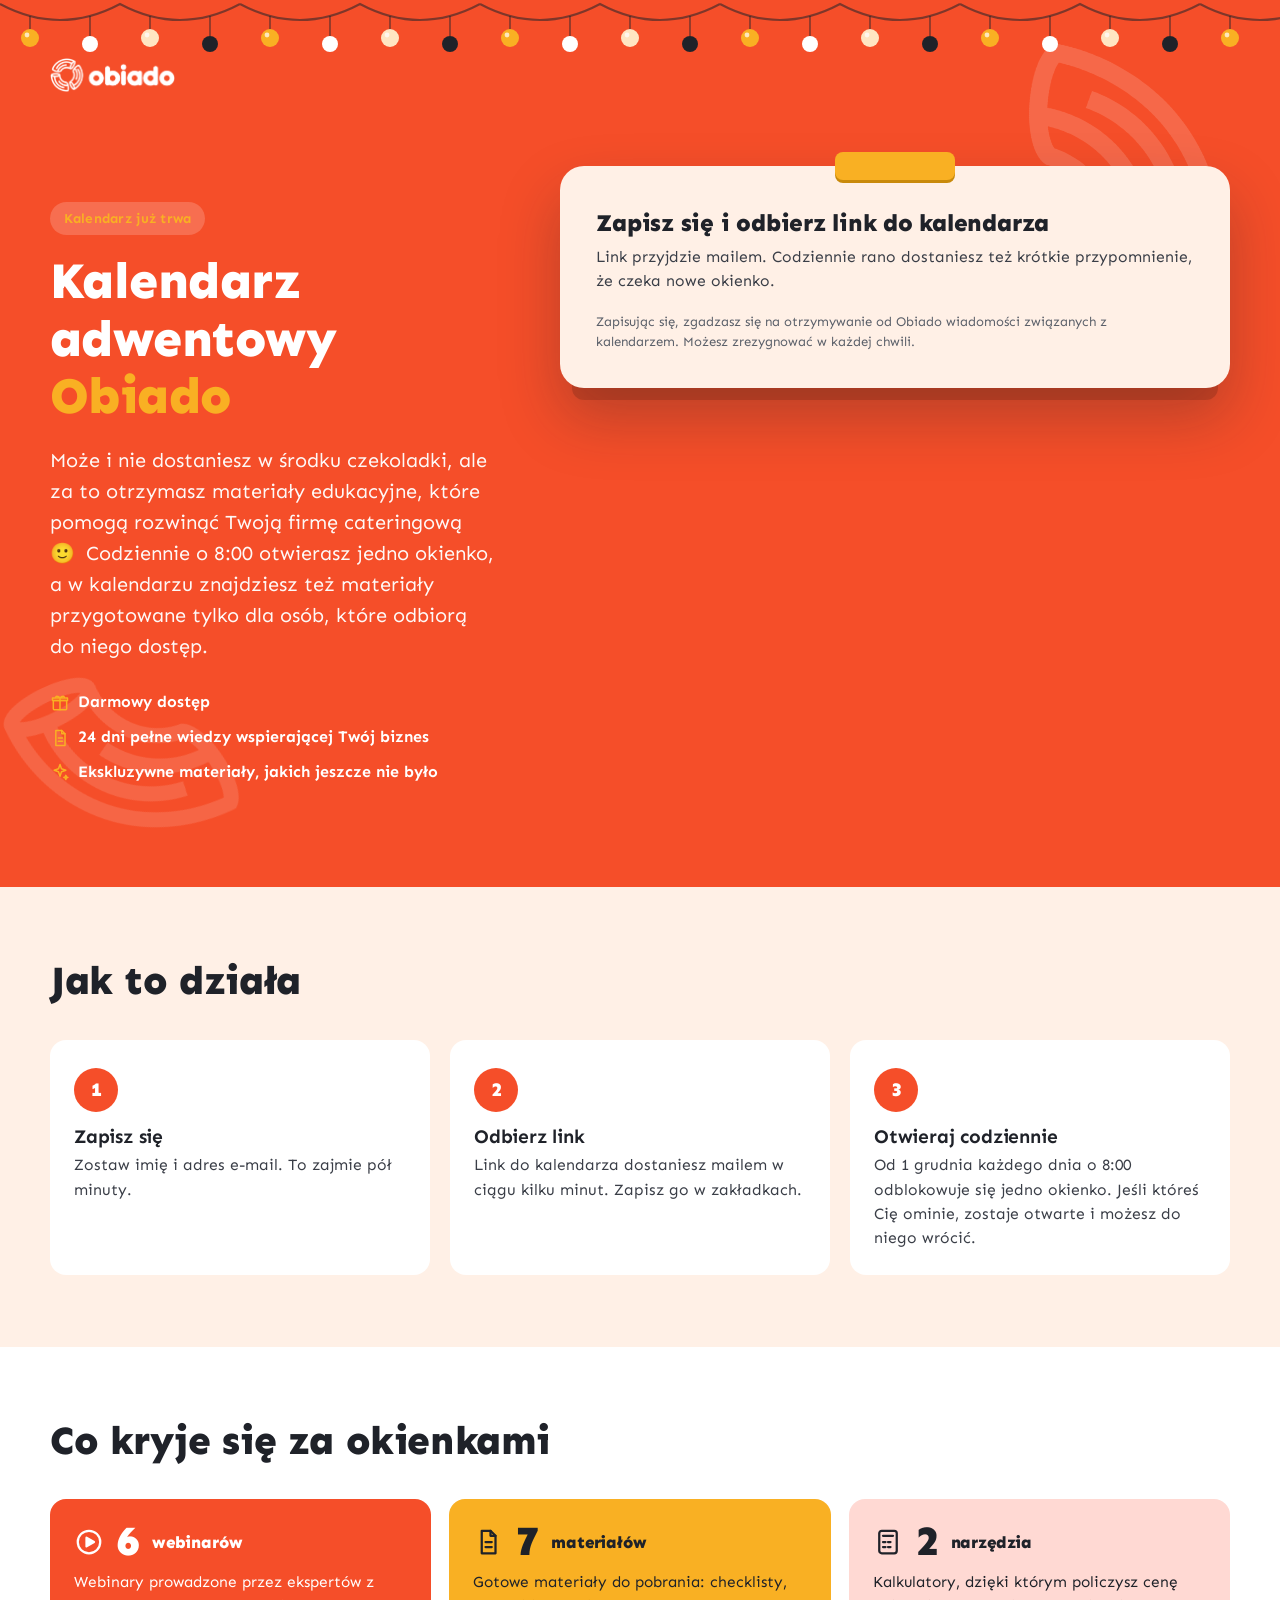
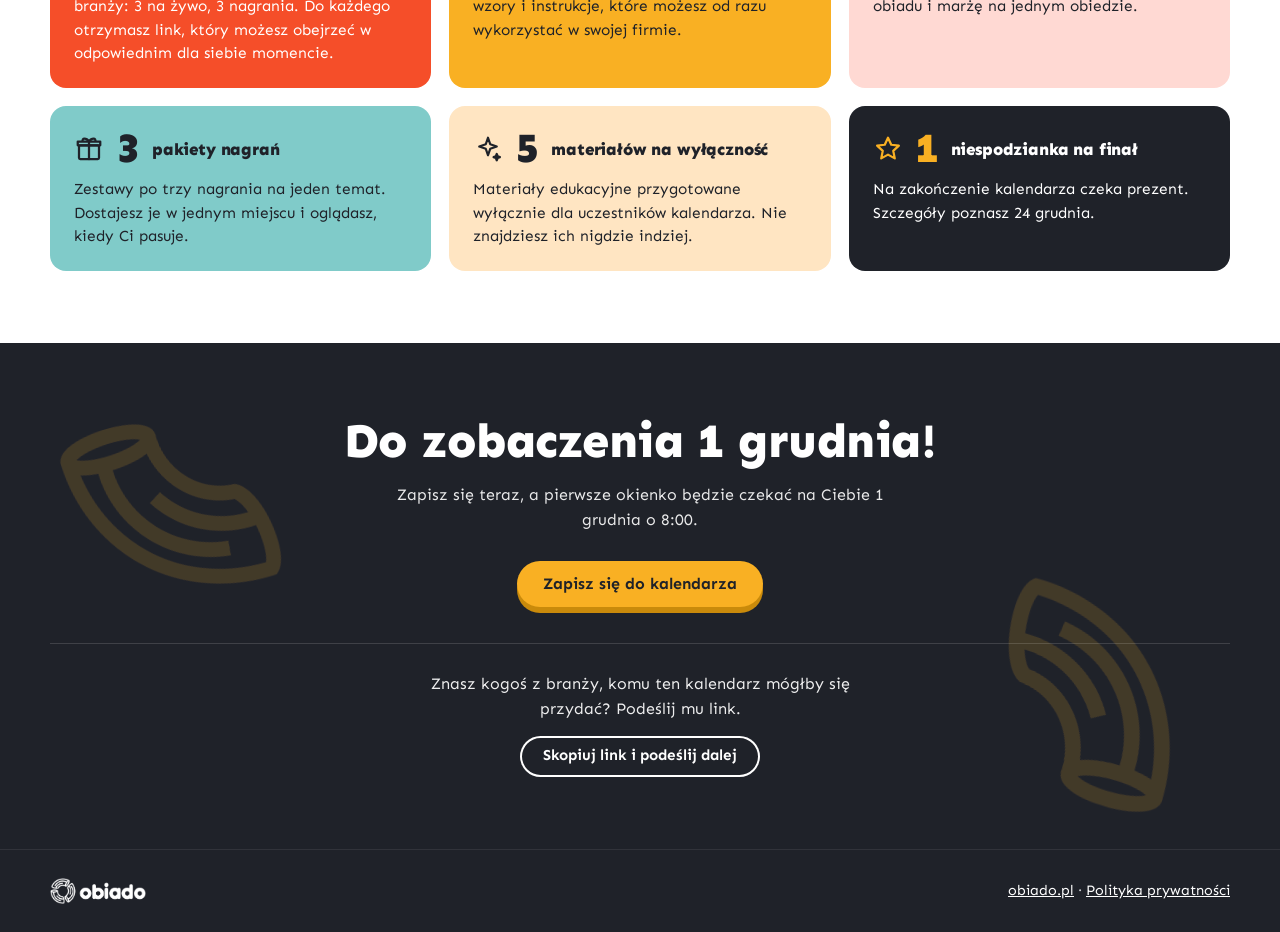
<file: index.html>
<!doctype html>
<html lang="pl">
<head>
  <meta charset="utf-8">
  <meta name="viewport" content="width=device-width, initial-scale=1">
  <title>Kalendarz adwentowy Obiado</title>
  <meta name="description" content="24 okienka z materiałami edukacyjnymi dla firm cateringowych: webinary, checklisty, kalkulatory i wzory. Codziennie o 8:00 nowe okienko. Zapisz się i odbierz darmowy dostęp.">
  <meta property="og:title" content="Kalendarz adwentowy Obiado">
  <meta property="og:description" content="Codziennie o 8:00 nowe okienko z materiałami, które pomogą rozwinąć Twoją firmę cateringową.">
  <meta property="og:type" content="website">
  <link rel="icon" href="img/sygnet-orange.png">
  <link rel="preconnect" href="https://fonts.googleapis.com">
  <link rel="preconnect" href="https://fonts.gstatic.com" crossorigin>
  <link href="https://fonts.googleapis.com/css2?family=Sen:wght@400;700;800&display=swap" rel="stylesheet">
  <link rel="stylesheet" href="css/style.css?v=20261117c">
</head>
<body>

<header class="hero landing-hero">
  <div class="snow" id="snieg" aria-hidden="true"></div>
  <svg class="garland" aria-hidden="true" preserveAspectRatio="none">
    <defs>
      <pattern id="girlanda" width="240" height="70" patternUnits="userSpaceOnUse">
        <path d="M0 4 Q60 36 120 4 Q180 36 240 4" fill="none" stroke="#1F2229" stroke-width="2.2" opacity=".55"/>
        <g stroke="#1F2229" stroke-width="1.6" opacity=".55"><path d="M30 16V30M90 16V36M150 16V30M210 16V36"/></g>
        <circle cx="30" cy="38" r="9" fill="#F9B023"/><circle cx="90" cy="44" r="8" fill="#fff"/>
        <circle cx="150" cy="38" r="9" fill="#FFE5C2"/><circle cx="210" cy="44" r="8" fill="#1F2229"/>
        <circle cx="27" cy="35" r="2.4" fill="#fff" opacity=".7"/><circle cx="147" cy="35" r="2.4" fill="#fff" opacity=".7"/>
      </pattern>
    </defs>
    <rect width="100%" height="70" fill="url(#girlanda)"/>
  </svg>

  <div class="wrap">
    <div class="topbar">
      <a href="https://obiado.pl" aria-label="Obiado"><img src="img/logo-white.png" alt="Obiado" width="130" height="34"></a>
    </div>

    <div class="landing-hero__grid">
      <div>
        <span class="pill eyebrow" id="pill-start">Start <b>1 grudnia</b></span>
        <h1>Kalendarz adwentowy <em>Obiado</em></h1>
        <p class="lead">Może i nie dostaniesz w środku czekoladki, ale za to otrzymasz materiały edukacyjne, które pomogą rozwinąć Twoją firmę cateringową <span style="margin-right:.25em">🙂</span> Codziennie o 8:00 otwierasz jedno okienko, a w kalendarzu znajdziesz też materiały przygotowane tylko dla osób, które odbiorą do niego dostęp.</p>
        <div class="oko">
          <span id="ico-1"></span>
          <span id="ico-2"></span>
          <span id="ico-3"></span>
        </div>
      </div>

      <div class="form-card" id="formularz">
        <h2>Zapisz się i odbierz link do kalendarza</h2>
        <p class="sub">Link przyjdzie mailem. Codziennie rano dostaniesz też krótkie przypomnienie, że czeka nowe okienko.</p>
        <div id="hs-form"></div>
        <p class="male">Zapisując się, zgadzasz się na otrzymywanie od Obiado wiadomości związanych z kalendarzem. Możesz zrezygnować w każdej chwili.</p>
      </div>
    </div>
  </div>
</header>

<main>
  <section class="section">
    <div class="wrap">
      <h2>Jak to działa</h2>
      <div class="kroki">
        <div class="krok"><h3>Zapisz się</h3><p>Zostaw imię i adres e-mail. To zajmie pół minuty.</p></div>
        <div class="krok"><h3>Odbierz link</h3><p>Link do kalendarza dostaniesz mailem w ciągu kilku minut. Zapisz go w zakładkach.</p></div>
        <div class="krok"><h3>Otwieraj codziennie</h3><p>Od 1 grudnia każdego dnia o 8:00 odblokowuje się jedno okienko. Jeśli któreś Cię ominie, zostaje otwarte i możesz do niego wrócić.</p></div>
      </div>
    </div>
  </section>

  <section class="section srodek">
    <div class="wrap">
      <h2>Co kryje się za okienkami</h2>
      <div class="srodek__grid" id="kafle"></div>
    </div>
  </section>

  <section class="section cta-band">
    <div class="wrap">
      <h2>Do zobaczenia 1 grudnia!</h2>
      <p>Zapisz się teraz, a pierwsze okienko będzie czekać na Ciebie 1 grudnia o 8:00.</p>
      <a class="btn btn--amber" href="#formularz">Zapisz się do kalendarza</a>
      <div class="dziel">
        <p>Znasz kogoś z branży, komu ten kalendarz mógłby się przydać? Podeślij mu link.</p>
        <button class="btn btn--ghost btn--small" id="udostepnij" type="button"><span>Skopiuj link i podeślij dalej</span></button>
      </div>
    </div>
  </section>
</main>

<footer class="stopka">
  <div class="wrap">
    <img src="img/logo-white.png" alt="Obiado" width="100" height="26">
    <span id="stopka-linki"></span>
  </div>
</footer>

<script src="js/config.js?v=20261117c"></script>
<script src="js/dni.js?v=20261117c"></script>
<script src="js/wspolne.js?v=20261117c"></script>
<script src="js/landing.js?v=20261117c"></script>
</body>
</html>
</file>
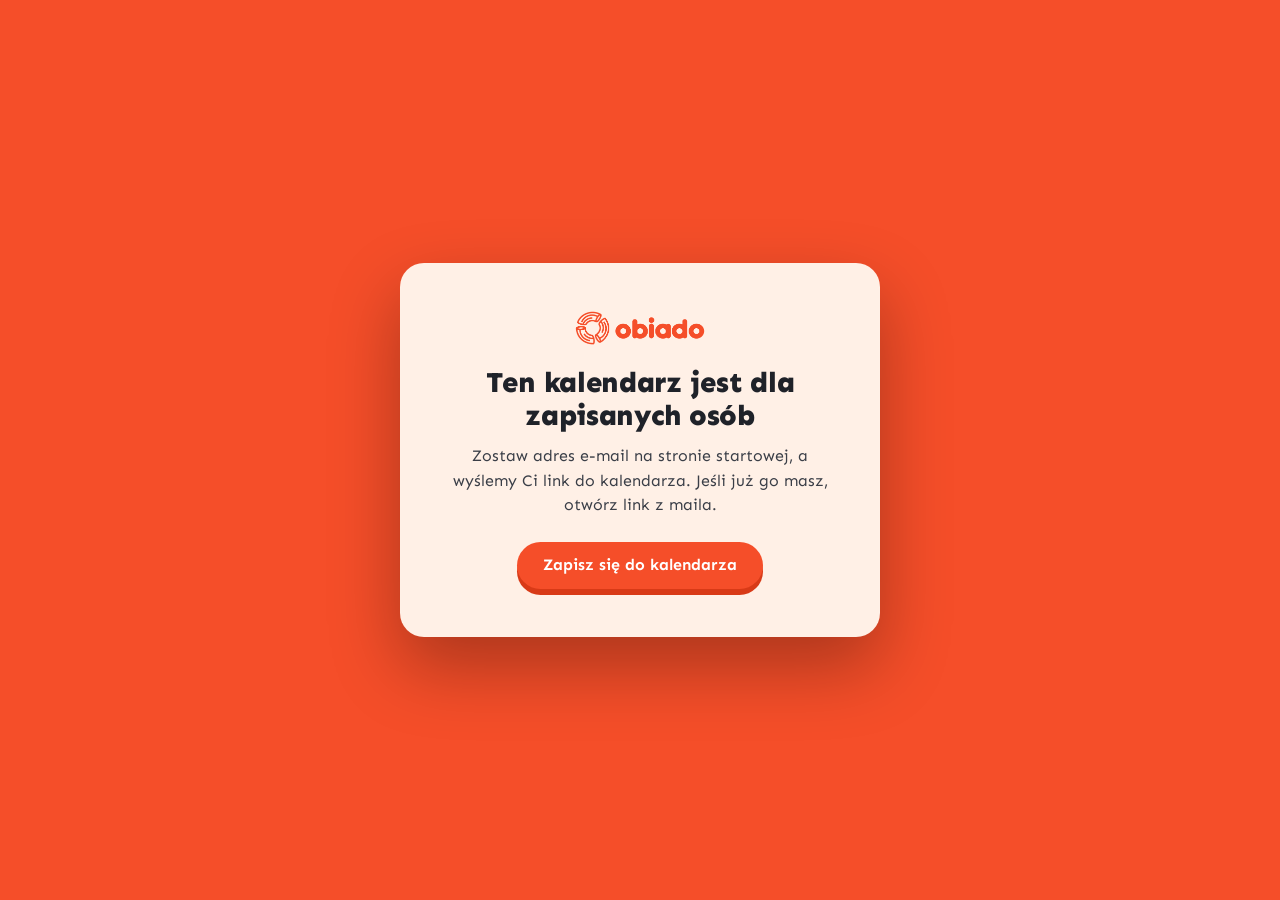
<file: kalendarz.html>
<!doctype html>
<html lang="pl">
<head>
  <meta charset="utf-8">
  <meta name="viewport" content="width=device-width, initial-scale=1">
  <meta name="robots" content="noindex, nofollow">
  <title>Kalendarz adwentowy Obiado</title>
  <link rel="icon" href="img/sygnet-orange.png">
  <link rel="preconnect" href="https://fonts.googleapis.com">
  <link rel="preconnect" href="https://fonts.gstatic.com" crossorigin>
  <link href="https://fonts.googleapis.com/css2?family=Sen:wght@400;700;800&display=swap" rel="stylesheet">
  <link rel="stylesheet" href="css/style.css?v=20261117c">
</head>
<body>

<!-- ekran dla osób bez linku z maila -->
<div class="brama" id="brama" hidden>
  <div class="snow" id="snieg-brama" aria-hidden="true"></div>
  <div class="brama__karta">
    <img src="img/logo-orange.png" alt="Obiado" width="130" height="34">
    <h1>Ten kalendarz jest dla zapisanych osób</h1>
    <p>Zostaw adres e-mail na stronie startowej, a wyślemy Ci link do kalendarza. Jeśli już go masz, otwórz link z maila.</p>
    <a class="btn" href="index.html#formularz">Zapisz się do kalendarza</a>
  </div>
</div>

<div id="app" hidden>
  <header class="hero cal-hero">
    <div class="snow" id="snieg" aria-hidden="true"></div>
    <svg class="garland" aria-hidden="true" preserveAspectRatio="none">
      <defs>
        <pattern id="girlanda" width="240" height="70" patternUnits="userSpaceOnUse">
          <path d="M0 4 Q60 36 120 4 Q180 36 240 4" fill="none" stroke="#1F2229" stroke-width="2.2" opacity=".55"/>
          <g stroke="#1F2229" stroke-width="1.6" opacity=".55"><path d="M30 16V30M90 16V36M150 16V30M210 16V36"/></g>
          <circle cx="30" cy="38" r="9" fill="#F9B023"/><circle cx="90" cy="44" r="8" fill="#fff"/>
          <circle cx="150" cy="38" r="9" fill="#FFE5C2"/><circle cx="210" cy="44" r="8" fill="#1F2229"/>
          <circle cx="27" cy="35" r="2.4" fill="#fff" opacity=".7"/><circle cx="147" cy="35" r="2.4" fill="#fff" opacity=".7"/>
        </pattern>
      </defs>
      <rect width="100%" height="70" fill="url(#girlanda)"/>
    </svg>

    <div class="wrap">
      <div class="topbar">
        <a href="https://obiado.pl" aria-label="Obiado"><img src="img/logo-white.png" alt="Obiado" width="130" height="34"></a>
        <button class="btn btn--ghost btn--small" id="udostepnij" type="button" style="box-shadow:inset 0 0 0 2px currentColor">
          <span>Podeślij znajomym</span>
        </button>
      </div>

      <div class="cal-hero__inner">
        <div>
          <h1>Kalendarz adwentowy <em>Obiado</em></h1>
          <p class="cal-status" id="status"></p>
          <div class="cal-hero__actions" id="akcje"></div>
          <div class="odliczanie" id="odliczanie" aria-live="off" hidden>
            <span class="odliczanie__etykieta" id="odl-etykieta">Do Wigilii zostało</span>
            <div class="odliczanie__kafle">
              <span><b id="odl-d">00</b><i>dni</i></span>
              <span><b id="odl-g">00</b><i>godz.</i></span>
              <span><b id="odl-m">00</b><i>min</i></span>
              <span><b id="odl-s">00</b><i>sek.</i></span>
            </div>
          </div>
        </div>
        <div class="choinka" aria-hidden="true">
          <svg viewBox="0 0 300 392" role="img" focusable="false">
            <ellipse cx="150" cy="376" rx="96" ry="9" fill="#1F2229" opacity=".16"/>
            <rect x="130" y="316" width="40" height="56" rx="7" fill="#1F2229"/>
            <g fill="#80CBC9" stroke="#80CBC9" stroke-width="14" stroke-linejoin="round">
              <polygon points="150,176 54,312 246,312"/>
              <polygon points="150,100 82,212 218,212"/>
              <polygon points="150,46 110,124 190,124"/>
            </g>
            <g stroke="#1F2229" stroke-opacity=".13" stroke-width="7" stroke-linecap="round">
              <path d="M62 314H238"/><path d="M90 214H210"/><path d="M116 126H184"/>
            </g>
            <g fill="none" stroke="#fff" stroke-width="5" stroke-linecap="round" stroke-dasharray="0.01 11" opacity=".95">
              <path d="M114 116Q150 142 186 116"/>
              <path d="M94 198Q150 236 206 198"/>
              <path d="M70 296Q150 344 230 296"/>
            </g>
            <g class="choinka__gwiazda"><path d="M12 2l2.4 7.2H22l-6.2 4.5 2.4 7.3L12 16.5 5.8 21l2.4-7.3L2 9.2h7.6z" transform="translate(126 4) scale(2)" fill="#F9B023"/></g>
            <!-- bombki: kółka z sygnetem Obiado (jak w brandbooku) -->
            <g>
              <circle cx="150" cy="92" r="15" fill="#F9B023"/><image href="img/sygnet-white.png" x="139" y="81" width="22" height="22"/>
              <circle cx="132" cy="156" r="16" fill="#F54E29"/><image href="img/sygnet-white.png" x="121" y="145" width="22" height="22"/>
              <circle cx="172" cy="172" r="16" fill="#FFE5C2"/><image href="img/sygnet-orange.png" x="161" y="161" width="22" height="22"/>
              <circle cx="150" cy="222" r="19" fill="#F9B023"/><image href="img/sygnet-white.png" x="136" y="208" width="28" height="28"/>
              <circle cx="104" cy="252" r="18" fill="#FFE5C2"/><image href="img/sygnet-orange.png" x="91" y="239" width="26" height="26"/>
              <circle cx="198" cy="254" r="18" fill="#F54E29"/><image href="img/sygnet-white.png" x="185" y="241" width="26" height="26"/>
              <circle cx="150" cy="282" r="20" fill="#FFE5C2"/><image href="img/sygnet-orange.png" x="135" y="267" width="30" height="30"/>
              <circle cx="84" cy="296" r="14" fill="#F54E29"/><image href="img/sygnet-white.png" x="74" y="286" width="20" height="20"/>
              <circle cx="218" cy="296" r="14" fill="#F9B023"/><image href="img/sygnet-white.png" x="208" y="286" width="20" height="20"/>
            </g>
          </svg>
        </div>
      </div>
    </div>
  </header>

  <div class="pasek">
    <div class="wrap">
      <span id="pasek-lewy"></span>
      <span class="postep"><span id="postep-tekst"></span><span class="postep__tor"><i id="postep-pasek"></i></span></span>
    </div>
  </div>

  <main class="kalendarz">
    <div class="wrap">
      <ol class="doors" id="drzwi"></ol>
      <div class="pod-kalendarzem">
        <p>Okienka z minionych dni możesz otworzyć w dowolnej chwili.</p>
      </div>
    </div>
  </main>

  <footer class="stopka">
    <div class="wrap">
      <img src="img/logo-white.png" alt="Obiado" width="100" height="26">
      <span id="stopka-linki"></span>
    </div>
  </footer>
</div>

<dialog class="modal" id="modal" aria-labelledby="m-tytul">
  <div class="modal__card">
    <button class="modal__close" id="m-zamknij" type="button" aria-label="Zamknij">×</button>
    <div class="modal__side">
      <span class="modal__dzien" id="m-dzien"></span>
      <span class="modal__data" id="m-data"></span>
    </div>
    <div class="modal__body">
      <span class="chip" id="m-chip"></span>
      <h2 id="m-tytul"></h2>
      <p class="modal__autor" id="m-autor"></p>
      <p class="modal__opis" id="m-opis"></p>
      <ul class="modal__korzysci" id="m-korzysci"></ul>
      <div class="modal__akcje" id="m-akcje"></div>
      <p class="modal__notatka" id="m-notatka" hidden></p>
    </div>
  </div>
</dialog>

<div class="konfetti" id="konfetti" aria-hidden="true"></div>

<script src="js/config.js?v=20261117c"></script>
<script src="js/dni.js?v=20261117c"></script>
<script src="js/wspolne.js?v=20261117c"></script>
<script src="js/kalendarz.js?v=20261117c"></script>
</body>
</html>
</file>
<file: css/style.css>
/* ===== Obiado · Kalendarz adwentowy ===== */
:root {
  --orange: #F54E29;
  --orange-dark: #D83A17;
  --amber: #F9B023;
  --amber-light: #FFE5C2;
  --peach: #FFF0E6;
  --coral: #FF7459;
  --coral-2: #FF9983;
  --coral-3: #FFB9AC;
  --coral-4: #FFD9D3;
  --teal: #80CBC9;
  --dark: #1F2229;
  --grey: #F3F3F5;
  --white: #fff;
  --gutter: clamp(16px, 4vw, 40px);
  --max: 1180px;
  --radius: 16px;
}

* { box-sizing: border-box; }
html { scroll-behavior: smooth; }
body {
  margin: 0;
  font-family: 'Sen', system-ui, -apple-system, 'Segoe UI', sans-serif;
  color: var(--dark);
  background: var(--peach);
  line-height: 1.55;
  -webkit-font-smoothing: antialiased;
}
img { max-width: 100%; display: block; }
[hidden] { display: none !important; }
a { color: inherit; }
h1, h2, h3 { line-height: 1.12; margin: 0; letter-spacing: -0.01em; }
p { margin: 0; }
.wrap { width: min(100% - 2 * var(--gutter), var(--max)); margin-inline: auto; }
.ico { width: 1.25em; height: 1.25em; flex: none; }
:focus-visible { outline: 3px solid var(--dark); outline-offset: 3px; border-radius: 6px; }
.sr { position: absolute; width: 1px; height: 1px; overflow: hidden; clip: rect(0 0 0 0); white-space: nowrap; }

/* ===== przyciski ===== */
.btn {
  display: inline-flex; align-items: center; justify-content: center; gap: .6em;
  padding: .95em 1.6em; border: 0; border-radius: 999px; cursor: pointer;
  font: 700 1rem/1 'Sen', sans-serif; text-decoration: none;
  background: var(--orange); color: #fff;
  transition: transform .18s, box-shadow .18s, background .18s;
  box-shadow: 0 6px 0 var(--orange-dark);
}
.btn:hover { transform: translateY(-2px); box-shadow: 0 8px 0 var(--orange-dark); }
.btn:active { transform: translateY(3px); box-shadow: 0 2px 0 var(--orange-dark); }
.btn--amber { background: var(--amber); color: var(--dark); box-shadow: 0 6px 0 #C98A0B; }
.btn--amber:hover { box-shadow: 0 8px 0 #C98A0B; }
.btn--amber:active { box-shadow: 0 2px 0 #C98A0B; }
.btn--ghost { background: transparent; color: inherit; box-shadow: inset 0 0 0 2px currentColor; }
.btn--ghost:hover { box-shadow: inset 0 0 0 2px currentColor; background: rgba(255,255,255,.12); }
.btn--small { padding: .7em 1.2em; font-size: .9rem; box-shadow: 0 4px 0 var(--orange-dark); }
.btn--ghost.btn--small, .btn--ghost.btn--small:hover, .btn--ghost.btn--small:active { box-shadow: inset 0 0 0 2px currentColor; }
.btn[aria-disabled="true"] { background: var(--grey); color: #6b6f78; box-shadow: none; cursor: not-allowed; transform: none; }

/* ===== hero (wspólny dla obu stron) ===== */
.hero { position: relative; background: var(--orange); color: #fff; overflow: hidden; isolation: isolate; }
/* pojedyncze makaroniki z brandbooka zamiast okręgów */
.hero::before, .hero::after, .cta-band::before, .cta-band::after, .modal__side::before {
  content: ""; position: absolute; z-index: -1; pointer-events: none;
  background-repeat: no-repeat; background-size: contain;
}
/* każdy makaronik w całości, w środku sekcji (nic nie wychodzi poza krawędź) */
.hero::before { right: 3%; top: 64px; width: 230px; height: 227px; background-image: url(../img/makaron-a-white.png); opacity: .15; transform: rotate(14deg); }
.hero::after { left: 2%; bottom: 36px; width: 190px; height: 189px; background-image: url(../img/makaron-b-white.png); opacity: .13; transform: rotate(-24deg); }
.cal-hero::before, .cal-hero::after { display: none; } /* na kalendarzu choinka i odliczanie wystarczą */
@media (max-width: 700px) {
  .hero::before { width: 120px; height: 118px; right: 4%; top: 96px; }
  .hero::after { width: 110px; height: 109px; left: 3%; bottom: 18px; }
}
.garland { position: absolute; top: 0; left: 0; width: 100%; height: 70px; pointer-events: none; z-index: 1; }
.snow { position: absolute; inset: 0; z-index: 0; pointer-events: none; overflow: hidden; }
.snow i {
  position: absolute; top: -20px; border-radius: 50%;
  animation-name: opadanie, kolysanie; animation-timing-function: linear, ease-in-out;
  animation-iteration-count: infinite, infinite; animation-direction: normal, alternate;
}
@keyframes opadanie { to { transform: translateY(calc(100vh + 40px)); } }
@keyframes kolysanie { from { margin-left: -14px; } to { margin-left: 14px; } }
.snow i { /* opadanie i kolysanie na osobnych właściwościach, żeby się nie nadpisywały */
  animation-name: opadanie, kolysanie;
}

.topbar { position: relative; z-index: 2; display: flex; align-items: center; justify-content: space-between; gap: 16px; padding-block: 18px; padding-top: 58px; }
.topbar img { height: 34px; width: auto; }
.pill {
  display: inline-flex; align-items: center; gap: .5em; padding: .45em 1em; border-radius: 999px;
  background: rgba(255,255,255,.18); font-weight: 700; font-size: .85rem; letter-spacing: .02em;
}
.pill b { color: var(--amber); }

/* ===== LANDING ===== */
.landing-hero__grid { display: grid; gap: clamp(28px, 5vw, 64px); grid-template-columns: minmax(0, .8fr) minmax(0, 1.2fr); align-items: start; padding-block: clamp(24px, 5vw, 56px) clamp(56px, 8vw, 104px); position: relative; z-index: 2; }
.eyebrow { display: inline-block; margin-bottom: 18px; }
.landing-hero h1 { font-size: clamp(2.2rem, 4vw, 3.3rem); font-weight: 800; }
.landing-hero h1 em { font-style: normal; color: var(--amber); }
.landing-hero .lead { margin-top: 20px; font-size: clamp(1.05rem, 1.6vw, 1.25rem); max-width: 34em; opacity: .96; }
.landing-hero .oko { margin-top: 28px; display: flex; flex-direction: column; align-items: flex-start; gap: 10px; font-weight: 700; font-size: 1rem; }
.landing-hero .oko span { display: inline-flex; align-items: center; gap: .5em; }
.landing-hero .oko .ico { color: var(--amber); }

.form-card { position: relative; background: var(--peach); color: var(--dark); border-radius: 24px; padding: clamp(22px, 3.2vw, 36px); box-shadow: 0 24px 0 -12px rgba(0,0,0,.14), 0 30px 60px rgba(31,34,41,.28); }
.form-card::before { /* wstążka prezentu */
  content: ""; position: absolute; left: 50%; top: -14px; width: 120px; height: 28px; transform: translateX(-50%);
  background: var(--amber); border-radius: 8px; box-shadow: 0 3px 0 #C98A0B;
}
.form-card h2 { font-size: 1.5rem; font-weight: 800; margin-top: 8px; }
.form-card .sub { margin: 8px 0 18px; font-size: .98rem; color: #3a3e47; }
.form-card .dem {
  border: 2px dashed var(--coral-2); border-radius: 14px; padding: 16px; background: #fff; font-size: .92rem;
}
.form-card .dem code { background: var(--grey); padding: 1px 6px; border-radius: 4px; font-size: .88em; }
.form-card .dem a { color: var(--orange-dark); font-weight: 700; }
.form-card .male { margin-top: 14px; font-size: .82rem; color: #5a5f69; }
/* HubSpot — dopasowanie do brandu */
.form-card .hs-form-field label, .form-card .hs-form label { font-family: 'Sen', sans-serif; font-weight: 700; font-size: .9rem; }
.form-card input[type=text], .form-card input[type=email], .form-card select { width: 100% !important; padding: .8em 1em; border: 2px solid var(--coral-3); border-radius: 12px; background: #fff; font: 400 1rem 'Sen', sans-serif; }
.form-card input[type=submit], .form-card .hs-button { appearance: none; border: 0; cursor: pointer; padding: 1em 1.8em; border-radius: 999px; background: var(--orange); color: #fff; font: 700 1rem 'Sen', sans-serif; box-shadow: 0 6px 0 var(--orange-dark); }
.form-card ul.inputs-list { list-style: none; padding: 0; }

.section { padding-block: clamp(40px, 6vw, 72px); }
.section h2 { font-size: clamp(1.7rem, 3.4vw, 2.5rem); font-weight: 800; }
.section .section-lead { margin-top: 12px; max-width: 38em; font-size: 1.08rem; color: #3a3e47; }

.kroki { display: grid; grid-template-columns: repeat(3, 1fr); gap: 20px; margin-top: 36px; counter-reset: krok; }
.krok { position: relative; background: #fff; border-radius: var(--radius); padding: 28px 24px 24px; }
.krok::before { counter-increment: krok; content: counter(krok); display: grid; place-items: center; width: 44px; height: 44px; border-radius: 50%; background: var(--orange); color: #fff; font-weight: 800; font-size: 1.2rem; margin-bottom: 14px; }
.krok h3 { font-size: 1.2rem; margin-bottom: 6px; }
.krok p { color: #3a3e47; font-size: .98rem; }

.srodek { background: #fff; }
.srodek__grid { display: grid; grid-template-columns: repeat(3, 1fr); gap: 18px; margin-top: 36px; }
.kafel { border-radius: var(--radius); padding: 22px 24px; display: flex; flex-direction: column; gap: 8px; }
.dziel { margin-top: 36px; padding-top: 28px; border-top: 1px solid rgba(255,255,255,.14); }
.cta-band .dziel p { margin: 0 auto 14px; max-width: 30em; opacity: .92; }
.dziel .btn--small { padding: .85em 1.5em; font-size: .95rem; }
.kafel__glowa { display: flex; align-items: center; gap: 12px; flex-wrap: nowrap; white-space: nowrap; }
.kafel .ico { width: 30px; height: 30px; }
.kafel .liczba { font-size: 2.6rem; font-weight: 800; line-height: 1; }
.kafel h3 { font-size: 1.05rem; font-weight: 800; }
.kafel p { font-size: .96rem; }
.kafel--o { background: var(--orange); color: #fff; }
.kafel--a { background: var(--amber); }
.kafel--c { background: var(--coral-4); }
.kafel--t { background: var(--teal); }
.kafel--d { background: var(--dark); color: #fff; }
.kafel--d .ico, .kafel--d .liczba { color: var(--amber); }
.kafel--p { background: var(--amber-light); }

.cta-band { background: var(--dark); color: #fff; text-align: center; position: relative; overflow: hidden; isolation: isolate; }
.cta-band::before { left: 6%; top: 14%; width: 190px; height: 187px; background-image: url(../img/makaron-b-amber.png); opacity: .16; transform: rotate(-16deg); }
.cta-band::after { right: 7%; bottom: 10%; width: 200px; height: 198px; background-image: url(../img/makaron-a-amber.png); opacity: .16; transform: rotate(18deg); }
@media (max-width: 700px) { .cta-band::before { width: 90px; height: 88px; left: 4%; top: 12px; } .cta-band::after { width: 96px; height: 95px; right: 4%; bottom: 12px; } }
.cta-band h2 { font-size: clamp(1.8rem, 4vw, 3rem); font-weight: 800; }
.cta-band p { margin: 14px auto 28px; max-width: 32em; opacity: .9; }

.stopka { background: var(--dark); color: #cfd1d6; padding-block: 28px; font-size: .9rem; border-top: 1px solid rgba(255,255,255,.08); }
.stopka .wrap { display: flex; flex-wrap: wrap; justify-content: space-between; gap: 12px 24px; align-items: center; }
.stopka img { height: 26px; width: auto; }
.stopka a { color: #fff; }

/* ===== KALENDARZ ===== */
.cal-hero__inner { display: grid; grid-template-columns: 1fr auto; gap: 32px; align-items: center; padding-block: 8px clamp(44px, 6vw, 72px); position: relative; z-index: 2; }
.cal-hero h1 { font-size: clamp(2.2rem, 5vw, 3.8rem); font-weight: 800; }
.odliczanie { margin-top: 30px; }
.odliczanie__etykieta { display: block; margin-bottom: 14px; font-weight: 800; font-size: clamp(1.15rem, 2.2vw, 1.6rem); }
.odliczanie__kafle { display: grid; grid-template-columns: repeat(4, minmax(0, 1fr)); gap: clamp(8px, 1.4vw, 16px); max-width: 640px; }
.odliczanie__kafle span { display: grid; justify-items: center; padding: clamp(12px, 2vw, 22px) 6px clamp(10px, 1.6vw, 16px); border-radius: 20px; background: rgba(31,34,41,.34); }
.odliczanie__kafle b { font-size: clamp(2.1rem, 6.4vw, 5rem); line-height: 1; font-weight: 800; font-variant-numeric: tabular-nums; }
.odliczanie__kafle i { margin-top: 8px; font-style: normal; font-size: clamp(.68rem, 1.3vw, .95rem); font-weight: 800; color: var(--amber); text-transform: uppercase; letter-spacing: .08em; }
.cal-hero h1 em { font-style: normal; color: var(--amber); }
.cal-status { margin-top: 18px; font-size: clamp(1.05rem, 1.8vw, 1.3rem); font-weight: 700; max-width: 30em; }
.cal-status small { display: block; margin-top: 6px; font-size: .95rem; font-weight: 400; opacity: .92; }
.cal-status:empty { display: none; }
.cal-hero__actions { margin-top: 24px; display: flex; flex-wrap: wrap; gap: 14px; }
.cal-hero__actions:empty { display: none; }
.choinka { width: clamp(190px, 26vw, 330px); flex: none; }
.choinka svg { display: block; width: 100%; height: auto; overflow: visible; }
.choinka__gwiazda { transform-box: fill-box; transform-origin: center; animation: blysk 2.6s ease-in-out infinite; }
@keyframes blysk { 50% { transform: scale(1.12) rotate(6deg); opacity: .85; } }

.pasek { background: var(--dark); color: #fff; }
.pasek .wrap { display: flex; flex-wrap: wrap; align-items: center; justify-content: space-between; gap: 10px 24px; padding-block: 12px; font-weight: 700; font-size: .95rem; }
.pasek .licznik { font-variant-numeric: tabular-nums; color: var(--amber); }
.postep { display: inline-flex; align-items: center; gap: 12px; }
.postep__tor { width: 140px; height: 8px; border-radius: 99px; background: rgba(255,255,255,.18); overflow: hidden; }
.postep__tor i { display: block; height: 100%; width: 0; background: var(--amber); border-radius: 99px; transition: width .5s; }

.kalendarz {
  position: relative; padding-block: clamp(32px, 5vw, 64px) clamp(40px, 6vw, 80px);
  background:
    radial-gradient(circle at 8% 12%, var(--coral-4) 0 6px, transparent 7px),
    radial-gradient(circle at 92% 30%, var(--amber-light) 0 10px, transparent 11px),
    radial-gradient(circle at 15% 78%, var(--amber-light) 0 8px, transparent 9px),
    radial-gradient(circle at 88% 88%, var(--coral-4) 0 12px, transparent 13px),
    var(--peach);
}
.doors { list-style: none; margin: 0; padding: 0; display: grid; grid-template-columns: repeat(6, 1fr); gap: clamp(10px, 1.6vw, 20px); }
@media (max-width: 1000px) { .doors { grid-template-columns: repeat(4, 1fr); } }
@media (max-width: 700px)  { .doors { grid-template-columns: repeat(3, 1fr); } }

.door { position: relative; aspect-ratio: 4 / 5; }
.door__btn { all: unset; box-sizing: border-box; position: absolute; inset: 0; cursor: pointer; perspective: 900px; border-radius: 14px; -webkit-tap-highlight-color: transparent; }
.door__btn:focus-visible { outline: 3px solid var(--dark); outline-offset: 3px; }
.door__inside {
  position: absolute; inset: 0; border-radius: 14px; background: var(--amber-light);
  box-shadow: inset 0 5px 16px rgba(31,34,41,.28), inset 0 0 0 2px rgba(31,34,41,.06);
  display: flex; flex-direction: column; align-items: center; justify-content: center; gap: 6px;
  padding: 10px 10px 10px 36%; text-align: center; overflow: hidden;
}
.door__inside .ico { width: 26px; height: 26px; color: var(--orange); }
.door__inside .t { font-size: .7rem; font-weight: 800; line-height: 1.2; display: -webkit-box; -webkit-line-clamp: 4; -webkit-box-orient: vertical; overflow: hidden; }
.door__inside .dzien { font-size: .65rem; font-weight: 700; opacity: .6; text-transform: uppercase; letter-spacing: .06em; }
@media (max-width: 700px) { .door__inside .t { display: none; } .door__inside { padding-left: 30%; } }

.door__front {
  position: absolute; inset: 0; border-radius: 14px; transform-origin: 0 50%;
  background: var(--c); color: var(--on);
  display: grid; place-items: center;
  transition: transform .75s cubic-bezier(.25, .9, .3, 1), filter .3s, box-shadow .2s;
  box-shadow: 0 6px 0 rgba(31,34,41,.18), 0 10px 22px rgba(31,34,41,.14);
  backface-visibility: hidden;
}
.door__front::before { content: ""; position: absolute; inset: 9px; border: 2px solid currentColor; opacity: .28; border-radius: 9px; }
.door__num { font-size: clamp(2rem, 4.6vw, 3.6rem); font-weight: 800; line-height: 1; position: relative; }
.door__knob { position: absolute; right: 13%; top: 52%; width: 9px; height: 9px; border-radius: 50%; background: currentColor; opacity: .55; }
.door__gwiazdka { position: absolute; top: 12%; left: 50%; width: 14px; height: 14px; transform: translateX(-50%); opacity: .75; }
.door__lock { position: absolute; bottom: 11%; left: 50%; transform: translateX(-50%); width: 18px; height: 18px; opacity: .6; }
.door__btn:hover .door__front, .door__btn:focus-visible .door__front { transform: translateY(-3px); }
.door.is-open .door__front { transform: rotateY(74deg); filter: brightness(.82); box-shadow: none; }
.door.is-open .door__btn:hover .door__front { transform: rotateY(66deg); }
.door.is-locked .door__front { opacity: .5; box-shadow: 0 4px 0 rgba(31,34,41,.08); }
.door.is-locked .door__btn { cursor: not-allowed; }
.door.is-locked .door__btn:hover .door__front { transform: none; }
.door.is-shake .door__front { animation: trzas .45s; }
@keyframes trzas { 20% { transform: translateX(-6px) rotate(-1.5deg); } 40% { transform: translateX(6px) rotate(1.5deg); } 60% { transform: translateX(-4px); } 80% { transform: translateX(3px); } }

.v-orange { --c: var(--orange); --on: #fff; }
.v-amber  { --c: var(--amber);  --on: var(--dark); }
.v-coral  { --c: var(--coral);  --on: var(--dark); }
.v-dark   { --c: var(--dark);   --on: var(--amber); }
.v-teal   { --c: var(--teal);   --on: var(--dark); }

.door.is-today .door__btn::after {
  content: "Dziś"; position: absolute; z-index: 3; top: -10px; right: -8px; background: var(--dark); color: var(--amber);
  font: 800 .72rem/1 'Sen', sans-serif; padding: 6px 9px; border-radius: 99px; letter-spacing: .04em;
  box-shadow: 0 3px 0 rgba(0,0,0,.2);
}
.door.is-today:not(.is-open) .door__front { animation: puls 1.8s ease-in-out infinite; }
@keyframes puls { 0%, 100% { box-shadow: 0 6px 0 rgba(31,34,41,.18), 0 0 0 0 rgba(249,176,35,.0); } 50% { box-shadow: 0 6px 0 rgba(31,34,41,.18), 0 0 0 10px rgba(249,176,35,.55); } }

/* okienko 24 = prezent */
.door--final .door__front {
  background:
    linear-gradient(var(--orange), var(--orange)) center / 15% 100% no-repeat,
    linear-gradient(var(--orange), var(--orange)) center / 100% 15% no-repeat,
    var(--amber);
  color: var(--amber);
}
.door--final .door__front::before { display: none; }
.door--final .door__num { background: var(--dark); color: var(--amber); width: 58%; aspect-ratio: 1; display: grid; place-items: center; border-radius: 50%; font-size: clamp(1.4rem, 3.4vw, 2.6rem); }
.door--final .door__knob, .door--final .door__gwiazdka { display: none; }
.door--final .door__lock { color: var(--dark); }

/* ===== modal ===== */
.modal { border: 0; padding: 0; background: transparent; width: min(94vw, 720px); max-height: 92vh; overflow: visible; color: var(--dark); }
.modal::backdrop { background: rgba(31,34,41,.66); backdrop-filter: blur(3px); }
.modal[open] { animation: wjazd .38s cubic-bezier(.2, .9, .3, 1.2); }
@keyframes wjazd { from { opacity: 0; transform: translateY(24px) scale(.92); } }
.modal__card { display: grid; grid-template-columns: 190px 1fr; background: #fff; border-radius: 24px; overflow: hidden; box-shadow: 0 30px 80px rgba(0,0,0,.4); max-height: 92vh; }
.modal__side { background: var(--orange); color: #fff; padding: 28px 20px; display: flex; flex-direction: column; align-items: center; justify-content: center; gap: 8px; text-align: center; position: relative; overflow: hidden; }
.modal__side::before { left: 50%; top: 14px; width: 80px; height: 79px; margin-left: -40px; background-image: url(../img/makaron-b-white.png); opacity: .22; transform: rotate(-20deg); z-index: 0; }
@media (max-width: 640px) { .modal__side::before { display: none; } }
.modal__dzien { font-size: 5.5rem; font-weight: 800; line-height: .9; position: relative; }
.modal__data { font-weight: 700; font-size: .95rem; position: relative; }
.modal--amber .modal__side { background: var(--amber); color: var(--dark); }
.modal--dark .modal__side { background: var(--dark); color: var(--amber); }
.modal--teal .modal__side { background: var(--teal); color: var(--dark); }
.modal--coral .modal__side { background: var(--coral); color: var(--dark); }
.modal__body { padding: clamp(22px, 3.5vw, 36px); overflow-y: auto; position: relative; }
.chip { display: inline-flex; align-items: center; gap: .5em; padding: .4em .9em; border-radius: 99px; background: var(--coral-4); color: var(--orange-dark); font-weight: 800; font-size: .8rem; letter-spacing: .02em; }
.modal__body h2 { font-size: clamp(1.35rem, 2.6vw, 1.9rem); font-weight: 800; margin: 14px 0 4px; }
.modal__autor { font-size: .88rem; color: #5a5f69; margin-bottom: 10px; }
.modal__opis { font-size: 1.02rem; margin-top: 10px; color: #2d3037; }
.modal__korzysci { list-style: none; padding: 0; margin: 16px 0 0; display: grid; gap: 8px; }
.modal__korzysci li { position: relative; padding-left: 26px; font-size: .98rem; }
.modal__korzysci li::before { content: ""; position: absolute; left: 0; top: .5em; width: 12px; height: 12px; border-radius: 50%; background: var(--amber); box-shadow: 0 0 0 3px var(--amber-light); }
.modal__akcje { margin-top: 24px; display: flex; flex-wrap: wrap; gap: 12px; align-items: center; }
.modal__notatka { margin-top: 18px; padding: 10px 12px; background: #FFF4C9; border: 1px dashed #C98A0B; border-radius: 10px; font-size: .82rem; }
.modal__close { position: absolute; top: 10px; right: 12px; z-index: 5; width: 38px; height: 38px; border: 0; border-radius: 50%; background: var(--grey); color: var(--dark); font: 700 1.4rem/1 'Sen', sans-serif; cursor: pointer; }
.modal__close:hover { background: var(--coral-4); }
@media (max-width: 640px) {
  .modal__card { grid-template-columns: 1fr; }
  .modal__side { flex-direction: row; padding: 16px; gap: 14px; }
  .modal__dzien { font-size: 2.6rem; }
}

/* brak linku w trybie podglądu */
.brak-linku { display: inline-block; margin-left: 8px; padding: 2px 8px; border-radius: 6px; background: #D90429; color: #fff; font: 800 .7rem 'Sen', sans-serif; vertical-align: middle; }

/* konfetti */
.konfetti { position: fixed; inset: 0; pointer-events: none; z-index: 1000; overflow: hidden; }
.konfetti i { position: absolute; border-radius: 50%; animation: strzal 1.1s cubic-bezier(.1, .8, .3, 1) forwards; }
@keyframes strzal { to { transform: translate(var(--dx), var(--dy)); opacity: 0; } }

/* ekran bez dostępu */
.brama { min-height: 100vh; display: grid; place-items: center; padding: 24px; background: var(--orange); color: #fff; text-align: center; position: relative; overflow: hidden; }
.brama__karta { background: var(--peach); color: var(--dark); border-radius: 24px; padding: clamp(28px, 5vw, 48px); max-width: 480px; box-shadow: 0 30px 70px rgba(0,0,0,.3); position: relative; z-index: 2; }
.brama__karta img { height: 34px; margin: 0 auto 22px; }
.brama__karta h1 { font-size: 1.8rem; font-weight: 800; }
.brama__karta p { margin: 12px 0 24px; color: #3a3e47; }

.pod-kalendarzem { text-align: center; margin-top: clamp(32px, 5vw, 56px); color: #3a3e47; }
.pod-kalendarzem p { max-width: 36em; margin: 0 auto 18px; }

@media (max-width: 860px) {
  .landing-hero__grid { grid-template-columns: 1fr; }
  .kroki, .srodek__grid { grid-template-columns: 1fr; }
  .cal-hero__inner { grid-template-columns: 1fr; }
  .choinka { width: 200px; margin-inline: auto; }
}

@media (prefers-reduced-motion: reduce) {
  *, *::before, *::after { animation: none !important; transition-duration: .01s !important; scroll-behavior: auto !important; }
}

/* pakiety: lista nagrań w oknie */
.modal__linki { list-style: none; padding: 0; margin: 0; flex: 1 1 100%; display: grid; gap: 10px; }
.modal__linki a { display: flex; gap: 14px; align-items: center; padding: 12px 14px; border-radius: 16px; background: var(--peach); color: var(--dark); text-decoration: none; border: 2px solid transparent; }
.modal__linki a:hover, .modal__linki a:focus-visible { border-color: var(--orange); }
.modal__linki b { display: block; font-size: .98rem; line-height: 1.3; }
.modal__linki small { display: block; margin-top: 2px; color: #5a5f69; font-size: .82rem; }
.modal__play { flex: 0 0 38px; width: 38px; height: 38px; border-radius: 50%; background: var(--orange); color: #fff; display: grid; place-items: center; }
.modal__play svg { width: 16px; height: 16px; }

/* formularz HubSpot jest wysoki (iframe): tekst po lewej trzyma się przy górze i przykleja podczas przewijania */
.landing-hero__grid > div:first-child { position: sticky; top: 32px; padding-top: clamp(0px, 3vw, 36px); }
@media (max-width: 860px) { .landing-hero__grid > div:first-child { position: static; padding-top: 0; } }

/* szersza karta zapisu: ramka HubSpot ma własne marginesy, więc odzyskujemy je po bokach */
.form-card #hs-form { margin-inline: calc(-1 * clamp(14px, 2.4vw, 30px)); }
</file>
